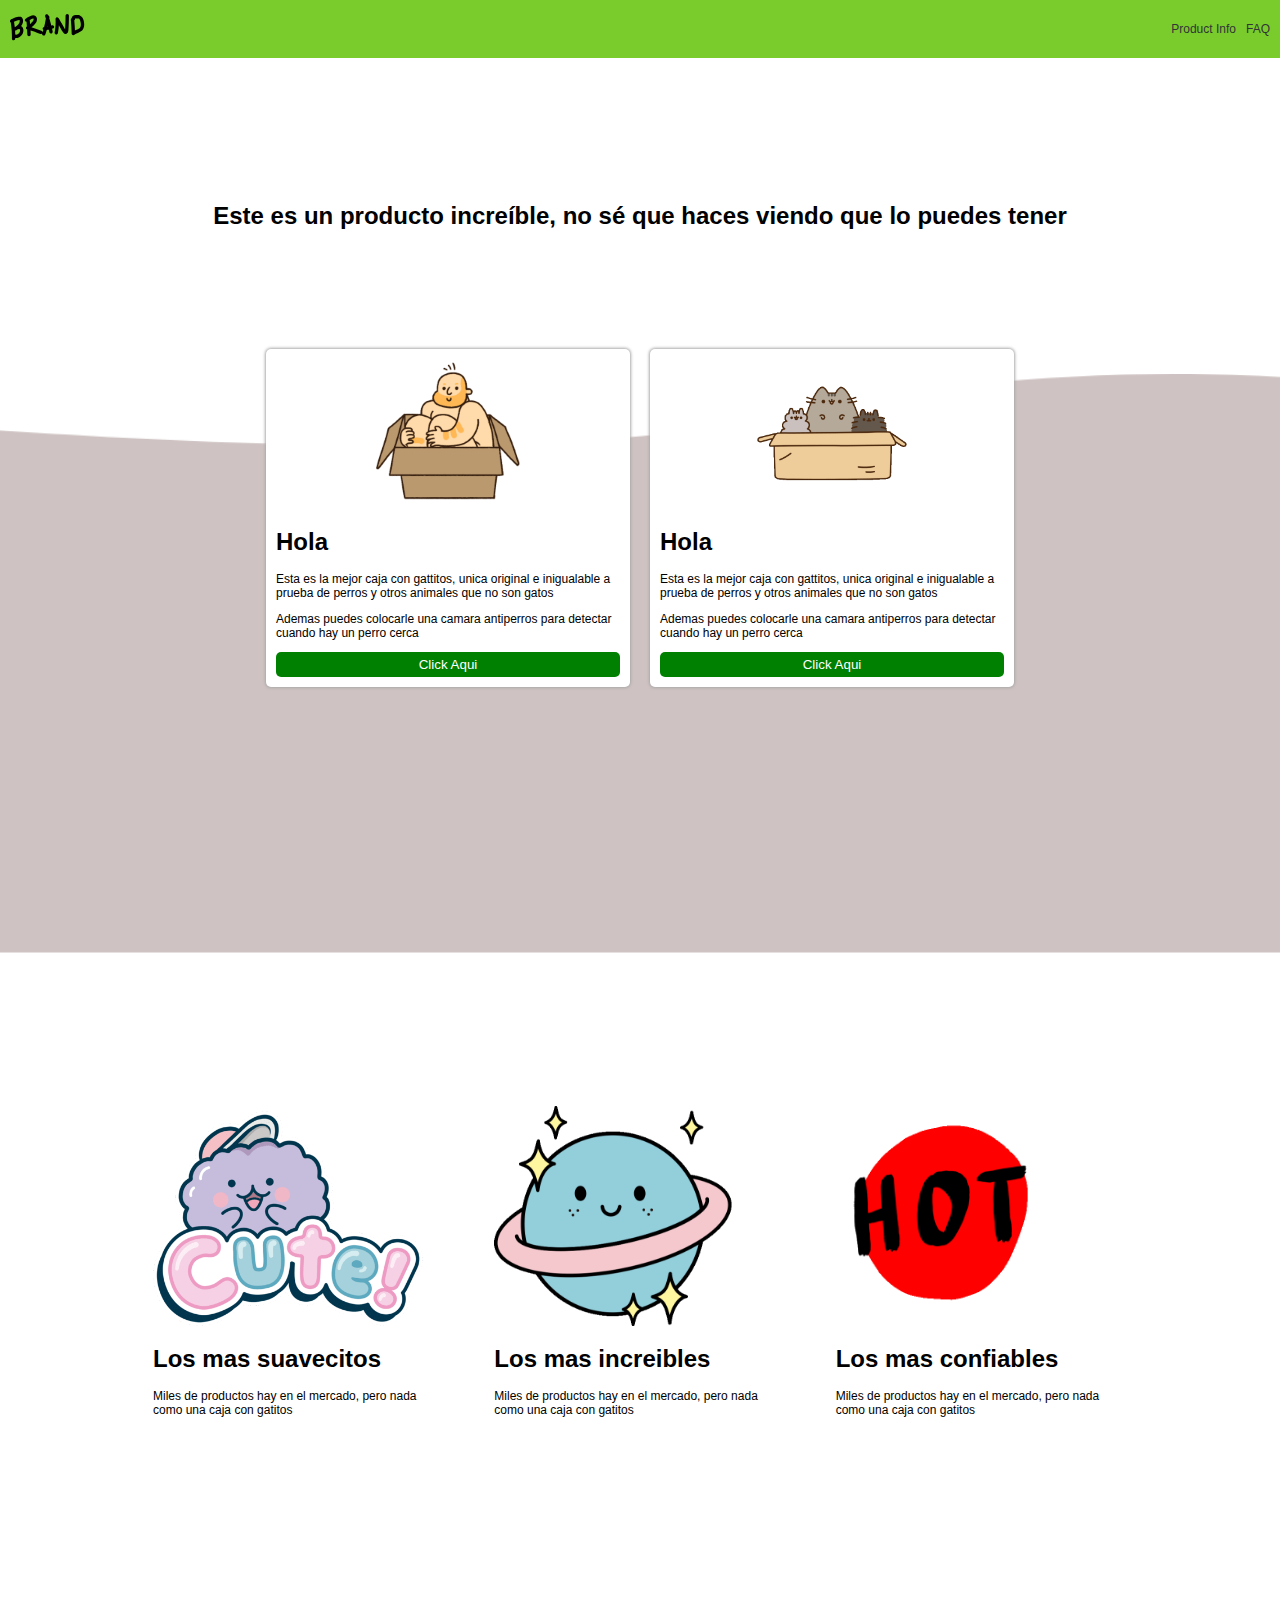
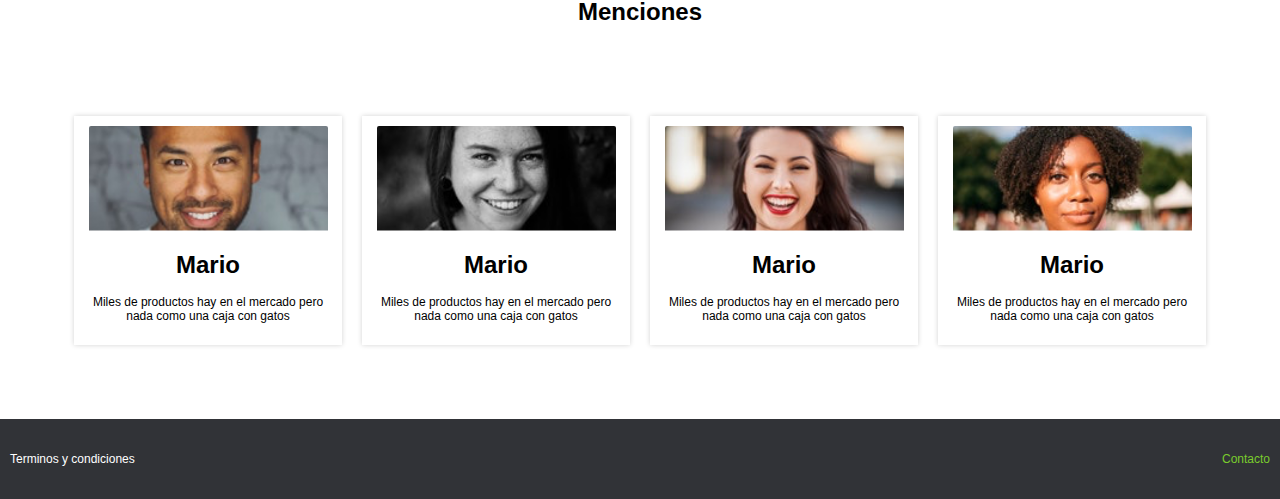
<file: index.html>
<!DOCTYPE html>
<html lang="es">
<head>
  <meta charset="UTF-8">
  <meta name="viewport" content="width=device-width, initial-scale=1.0">
  <meta http-equiv="X-UA-Compatible" content="ie=edge">
  <link rel="stylesheet" href="css/estilos.css">
  <link rel="stylesheet" href="css/estilos_mobile.css">
  <link rel="stylesheet" href="css/animation.css">

  <title>Brand</title>
</head>
<body>
  <!-- Aqui empieza el navbar -->
 <nav class="fadeInDown">
   <a href="index.html"><div class="brand_image"><img src="images/logo.png"></img></div></a>
   <div class="nav_options">
     <ul>
       <li><a href="#">Product Info</a></li>
       <li><a href="faqs.html">FAQ</a></li>
     </ul>
   </div>
 </nav>
  <!-- Aqui acaba el navbar -->
  <main>
    <div class="main_section fadeIn">
    <h1>Este es un producto increíble, no sé que haces viendo que lo puedes tener</h1>
  </div>
  <div class="products">
    <div class="product fadeInUp">
        <div class="content">
          <div class="product_image"><img src="images/box1.png"></img></div>
          <h1>Hola</h1>
          <p>Esta es la mejor caja con gattitos, unica original e inigualable
          a prueba de perros y otros animales que no son gatos</p>
          <p>Ademas puedes colocarle una camara antiperros para detectar
          cuando hay un perro cerca</p>
          <a href="formulario_grillas.html">
          <button class="main_button">Click Aqui</button>
          </a>
         </div>
    </div>
    <div class="product fadeInUp">
        <div class="content">
          <div class="product_image"><img src="images/box2.png"></img></div>
          <h1>Hola</h1>
          <p>Esta es la mejor caja con gattitos, unica original e inigualable
          a prueba de perros y otros animales que no son gatos</p>
          <p>Ademas puedes colocarle una camara antiperros para detectar
          cuando hay un perro cerca</p>
          <a href="formulario_grillas.html">
          <button class="main_button">Click Aqui</button>
          </a>
        </div>
    </div>

  </div>
  <div class="recomended_product">
    <div class="recomended_product_content">
      <div class="recomended_product_images">
        <img src="images\b1.png"></img>
      </div>
      <h1>Los mas suavecitos</h1>
      <p>Miles de productos hay en el mercado, pero nada como una
      caja con gatitos</p>
    </div>
    <div class="recomended_product_content">
      <div class="recomended_product_images">
        <img src="images\b2.png"></img>
      </div>
      <h1>Los mas increibles</h1>
      <p>Miles de productos hay en el mercado, pero nada como una
      caja con gatitos</p>
    </div>
    <div class="recomended_product_content">
      <div class="recomended_product_images">
        <img src="images\b3.png"></img>
      </div>
      <h1>Los mas confiables</h1>
      <p>Miles de productos hay en el mercado, pero nada como una
      caja con gatitos</p>
    </div>
  </div>
  </main>
  <main class="user_mentions">
    <h1>Menciones</h1>
    <div class="mentions">
      <div class="mention">
        <div class="mentions_content">
          <img src="images\p1.png"></img>
          <h1>Mario</h1>
          <p>Miles de productos hay en el mercado pero nada como una
        caja con gatos</p>
        </div>
      </div>
      <div class="mention">
        <div class="mentions_content">
          <img src="images\p2.png"></img>
          <h1>Mario</h1>
          <p>Miles de productos hay en el mercado pero nada como una
        caja con gatos</p>
        </div>
      </div>
      <div class="mention">
        <div class="mentions_content">
          <img src="images\p3.png"></img>
          <h1>Mario</h1>
          <p>Miles de productos hay en el mercado pero nada como una
        caja con gatos</p>
        </div>
      </div>
      <div class="mention">
        <div class="mentions_content">
          <img src="images\p4.png"></img>
          <h1>Mario</h1>
          <p>Miles de productos hay en el mercado pero nada como una
        caja con gatos</p>
        </div>
      </div>
    </div>
  </main>
  <footer>
    <div class="footer_content">
      <div class="terms">Terminos y condiciones</div>
      <div class="contact"><a href=mailto:"contacto@gmail.com">Contacto</a></div>
    </div>
  </footer>
<scrip src="scripts/scrip.js"></scrip>
</body>
</html>
</file>
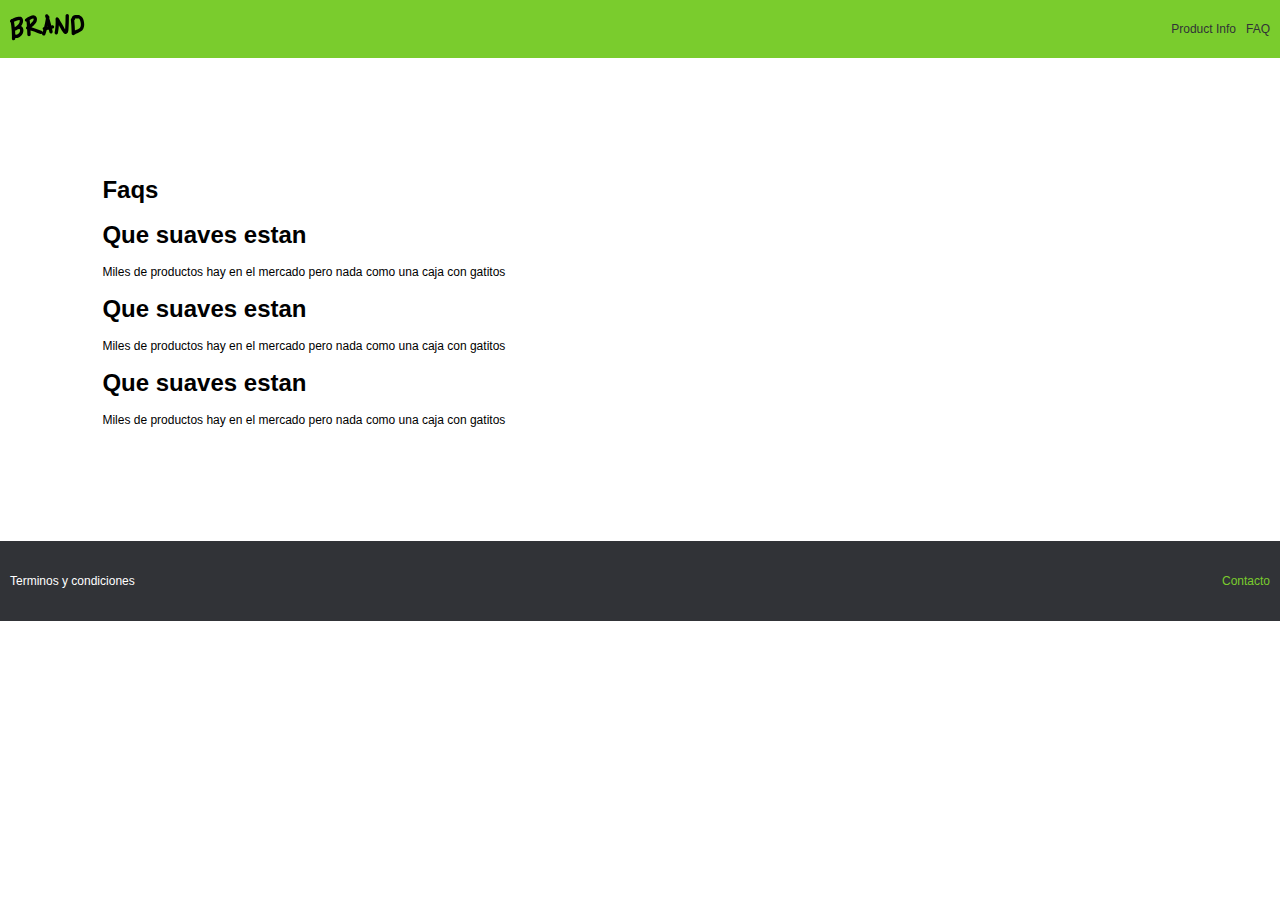
<file: faqs.html>
<!DOCTYPE html>
<html lang="es">
<head>
  <meta charset="UTF-8">
  <meta name="viewport" content="width=device-width, initial-scale=1.0">
  <meta http-equiv="X-UA-Compatible" content="ie=edge">
  <link rel="stylesheet" href="css/faqs.css">
  <link rel="stylesheet" href="css/animation.css">

  <title>Products</title>
</head>
<body>
  <!-- Aqui empieza el navbar -->
 <nav class="fadeInDown">
   <a href="index.html"><div class="brand_image"><img src="images/logo.png"></img></div></a>
   <div class="nav_options">
     <ul>
       <li><a href="#">Product Info</a></li>
       <li><a href="faqs.html">FAQ</a></li>
     </ul>
   </div>
 </nav>
  <!-- Aqui acaba el navbar -->
  <div class="faqs">
    <h1>Faqs</h1>
    <h1>Que suaves estan</h1>
    <p>Miles de productos hay en el mercado pero nada como una caja con gatitos</p>
    <h1>Que suaves estan</h1>
    <p>Miles de productos hay en el mercado pero nada como una caja con gatitos</p>
    <h1>Que suaves estan</h1>
    <p>Miles de productos hay en el mercado pero nada como una caja con gatitos</p>
  </div>

  <footer>
    <div class="footer_content">
      <div class="terms">Terminos y condiciones</div>
      <div class="contact"><a href=mailto:"contacto@gmail.com">Contacto</a></div>
    </div>
  </footer>
<scrip src="scripts/scrip.js"></scrip>
</body>
</html>
</file>
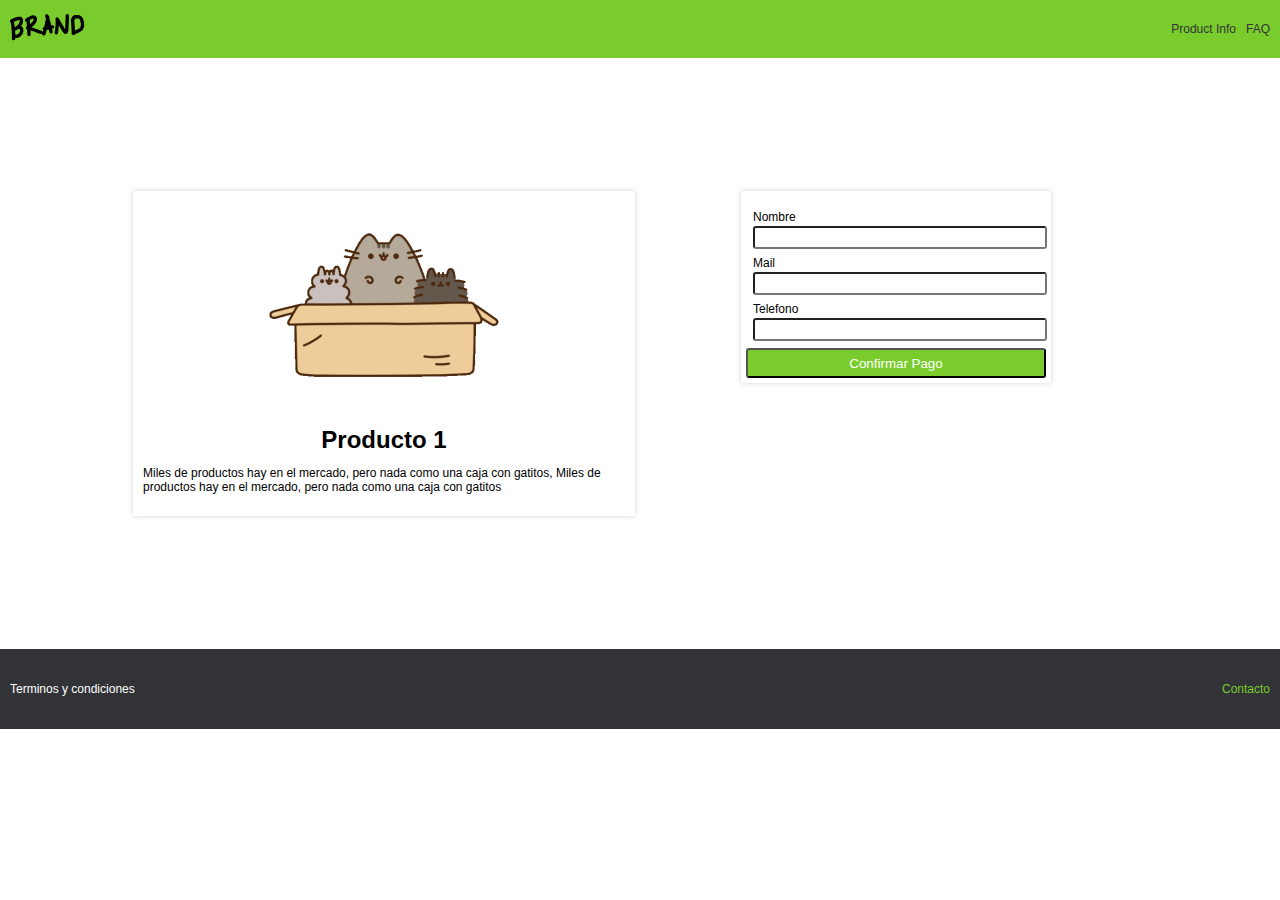
<file: formulario_grillas.html>
<!DOCTYPE html>
<html lang="es">
<head>
  <meta charset="UTF-8">
  <meta name="viewport" content="width=device-width, initial-scale=1.0">
  <meta http-equiv="X-UA-Compatible" content="ie=edge">
  <link rel="stylesheet" href="css/formulario_grillas.css">
  <link rel="stylesheet" href="css/animation.css">

  <title>Products</title>
</head>
<body>
  <!-- Aqui empieza el navbar -->
 <nav class="fadeInDown">
   <a href="index.html"><div class="brand_image"><img src="images/logo.png"></img></div></a>
   <div class="nav_options">
     <ul>
       <li><a href="#">Product Info</a></li>
       <li><a href="faqs.html">FAQ</a></li>
     </ul>
   </div>
 </nav>
  <!-- Aqui acaba el navbar -->
  <main class="main_products">
    <div class="rows">
      <div class="col-6">
        <div class="product">
          <div class="product_img"><img src="images/ben1.png"></div>
          <h1>Producto 1</h1>
          <div class="product_description"><p>Miles de productos hay en el mercado, pero nada como una caja con gatitos,
          Miles de productos hay en el mercado, pero nada como una caja con gatitos</p>
          </div>
        </div>
      </div>
      <div class="col-6">
        <div class="product_form">
          <br>
          <form action="https://www.paypal.com/cgi-bin/webscr?cmd=_s-xclick&hosted_button_id=T3AQS2QGX6U68" method="post">
          <label for="name" class="product_form_item">Nombre</label>
          <div class="product_form_item">
            <input type="text" name="name" placeholder="" class="product_form_field"></input>
          </div>
          <label for="mail" class="product_form_item">Mail</label>
          <div class="product_form_item">
            <input name="mail" type="text" placeholder="" class="product_form_field"></input>
          </div>
          <label for="phone" class="product_form_item" placeholder="">Telefono</label>
          <div class="product_form_item">
            <input name="phone" type="text" class="product_form_field"></input>
          </div>
          <input type="submit" class="form_button" value="Confirmar Pago"></input>
        </form>
        </div>
      </div>
    </div>
  </main>
  <footer>
    <div class="footer_content">
      <div class="terms">Terminos y condiciones</div>
      <div class="contact"><a href=mailto:"contacto@gmail.com">Contacto</a></div>
    </div>
  </footer>
<scrip src="scripts/scrip.js"></scrip>
</body>
</html>
</file>
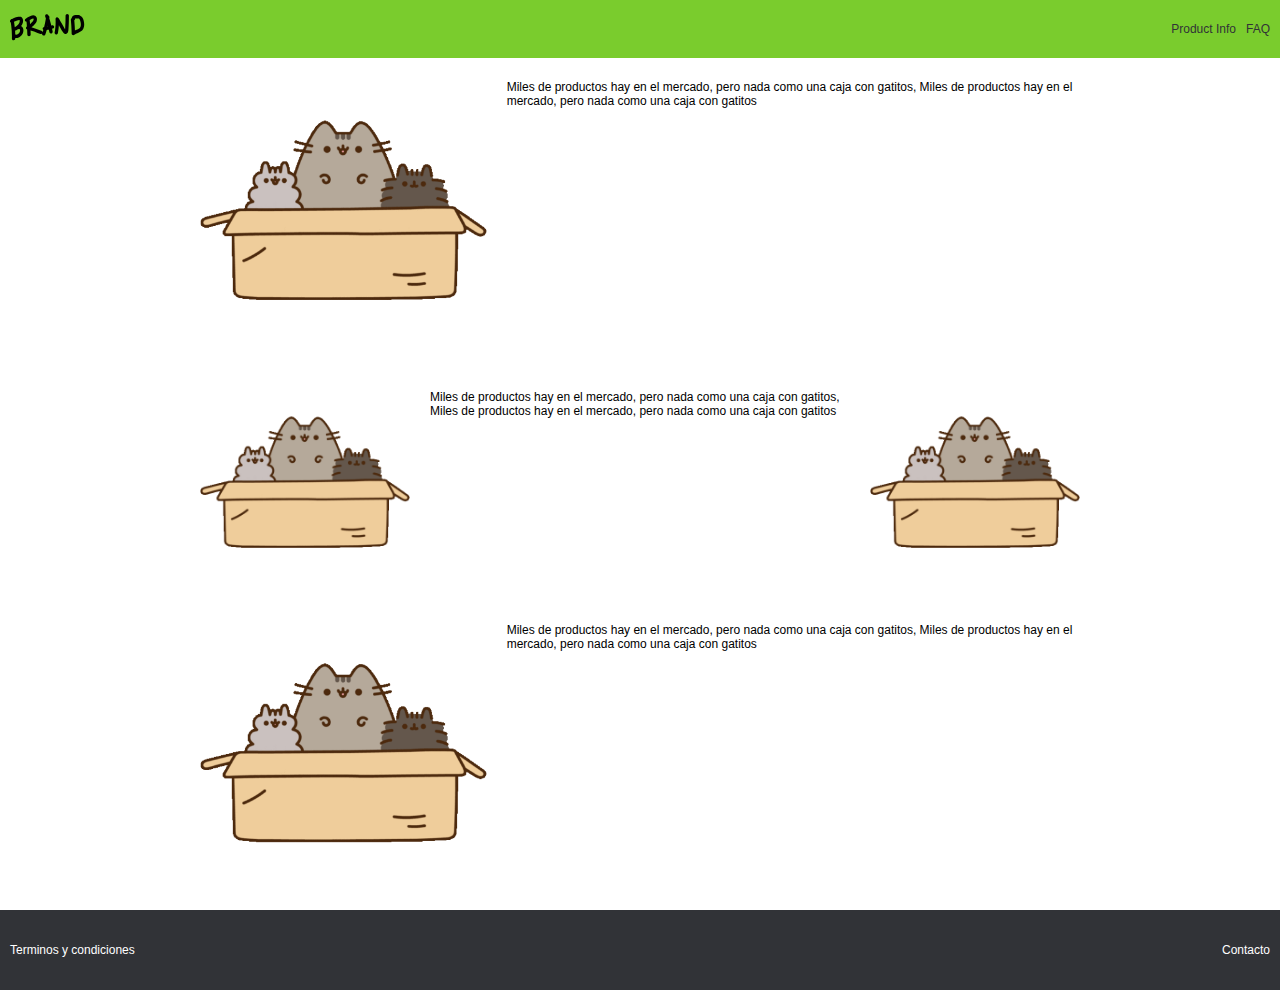
<file: productos_congrillas.html>
<!DOCTYPE html>
<html lang="es">
<head>
  <meta charset="UTF-8">
  <meta name="viewport" content="width=device-width, initial-scale=1.0">
  <meta http-equiv="X-UA-Compatible" content="ie=edge">
  <link rel="stylesheet" href="css/products_congrillas.css">
  <link rel="stylesheet" href="css/animation.css">

  <title>Products</title>
</head>
<body>
  <!-- Aqui empieza el navbar -->
 <nav class="fadeInDown">
   <div class="brand_image"><img src="images/logo.png"></img></div>
   <div class="nav_options">
     <ul>
       <li><a href="#">Product Info</a></li>
       <li><a href="#">FAQ</a></li>
     </ul>
   </div>
 </nav>
  <!-- Aqui acaba el navbar -->
  <div class="container">
    <div class="rows">
      <div class="col-4">
        <div class="product_img"><img src="images/ben1.png"></div>
      </div>
      <div class="col-8">
        <div class="product_description"><p>Miles de productos hay en el mercado, pero nada como una caja con gatitos,
          Miles de productos hay en el mercado, pero nada como una caja con gatitos</p></div>
      </div>
    </div>
    <div class="rows">
      <div class="col-4 no-desk">
        <div class="product_img"><img src="images/ben1.png"></div>
      </div>
      <div class="col-8">
        <div class="product_description"><p>Miles de productos hay en el mercado, pero nada como una caja con gatitos,
          Miles de productos hay en el mercado, pero nada como una caja con gatitos</p></div>
      </div>
      <div class="col-4 no-mobile">
        <div class="product_img"><img src="images/ben1.png"></div>
      </div>
    </div>
    <div class="rows">
      <div class="col-4">
        <div class="product_img"><img src="images/ben1.png"></div>
      </div>
      <div class="col-8">
        <div class="product_description"><p>Miles de productos hay en el mercado, pero nada como una caja con gatitos,
          Miles de productos hay en el mercado, pero nada como una caja con gatitos</p></div>
      </div>
    </div>

  </div>
  <footer>
    <div class="footer_content">
      <div class="terms">Terminos y condiciones</div>
      <div class="contact">Contacto</div>
    </div>
  </footer>
<scrip src="scripts/scrip.js"></scrip>
</body>
</html>
</file>
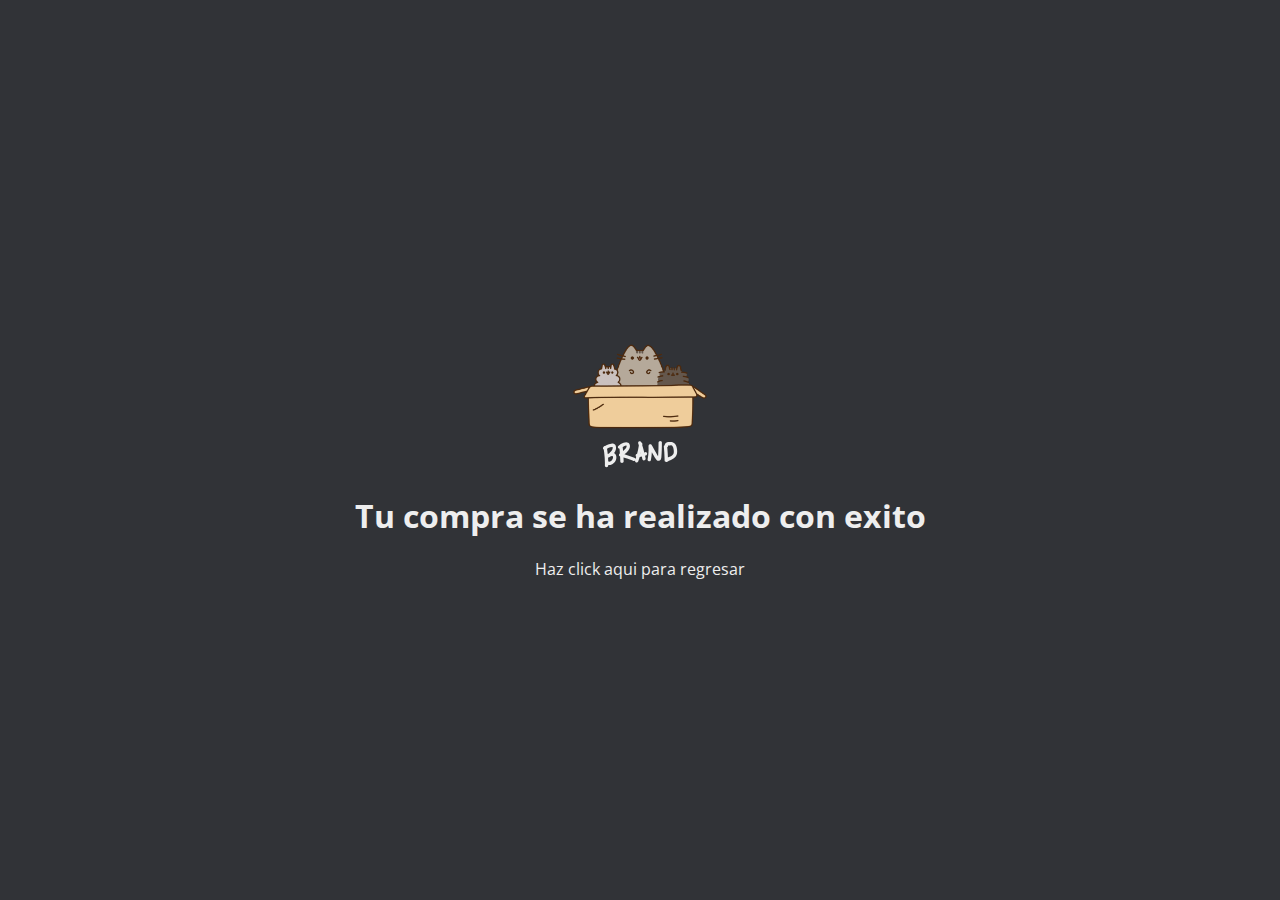
<file: purshased.html>
<!DOCTYPE html>
<html lang="en" dir="ltr">
  <head>
    <meta charset="utf-8">
    <title>Tu compra esta lista</title>
    <link rel="stylesheet" href="css/purshased.css">

  </head>
  <body>
      <div class="purshased">
      <div><img src="images\box_brand.png" alt=""></div>
      <div><h1>Tu compra se ha realizado con exito</h1></div>
      <div class="button">Haz click aqui para regresar</div>
      </div>

  </body>
</html>
</file>
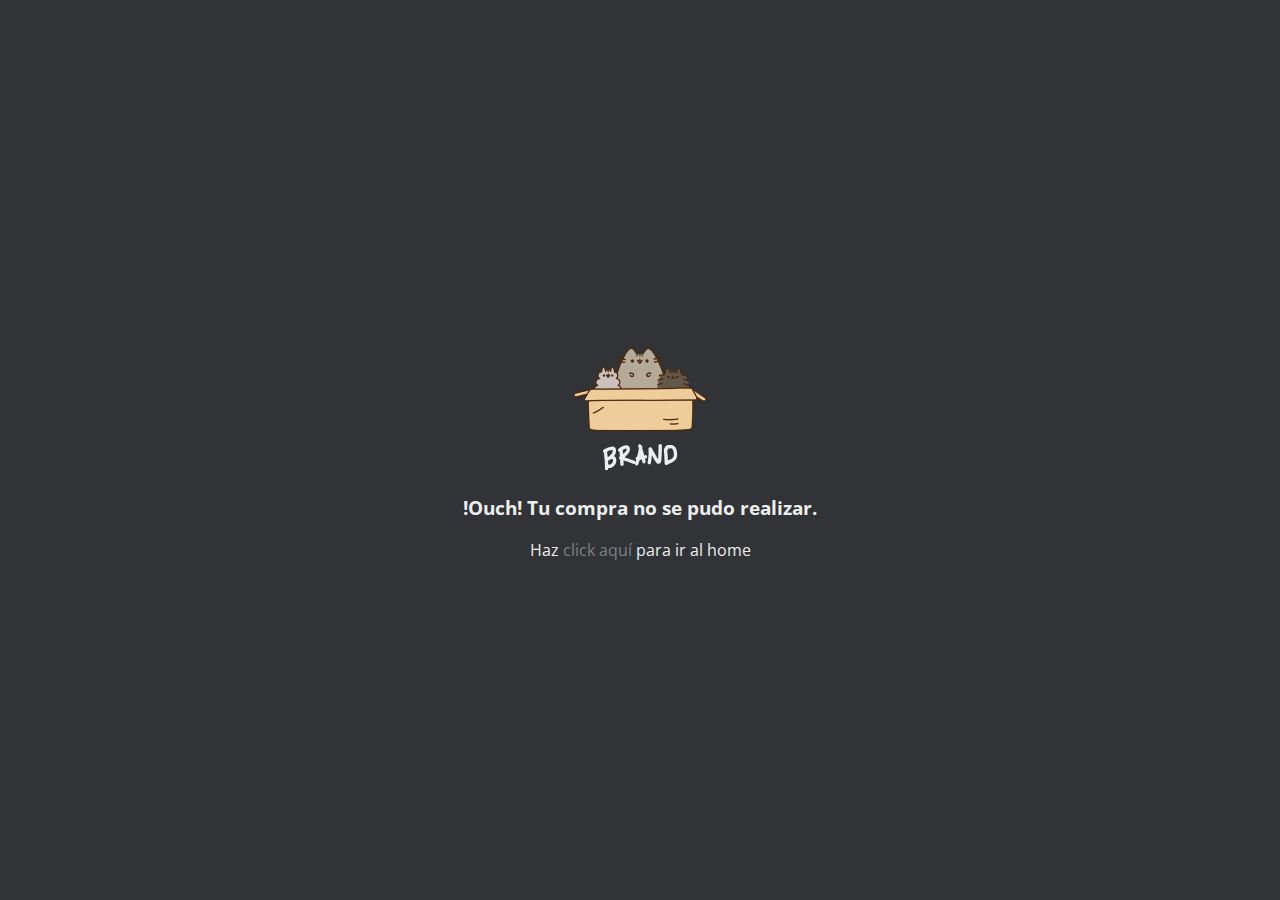
<file: purshased_fail.html>
<!DOCTYPE html>
<html lang="en" dir="ltr">
  <head>
    <meta charset="utf-8">
    <title>Tu compra no se realizo</title>
    <link rel="stylesheet" href="css/purshased_fail.css">

  </head>
  <body>
      <div class="purshased">
        <img src="images/box_brand.png" alt="">
        <h3>!Ouch! Tu compra no se pudo realizar.</h3>
        <p>Haz <a href="index.html">click aquí</a> para ir al home</p>
      </div>
      </div>

  </body>
</html>
</file>
<file: css/estilos.css>
/* Aqui van las variables */
:root{
  --green-color: #7ACC2D;
}
/* Aqui terminan las variables */
/* aqui importamos una fuente de google */
@import url('https://fonts.googleapis.com/css?family=Open+Sans&display=swap');
html,body{
  padding:0px;
  margin:0px;
  font-size: 12px;
  font-family: 'Open Sans', sans-serif, bold;}

nav{
  display: flex;
  background-color:  var(--green-color);
  padding: 10px;
  color: #313337;
  align-items: center;

  justify-content: space-between;
}

nav ul{
  display: flex;
  list-style: none;

}
nav li{
  padding-left: 10px;
}
nav li a{
  color: #313337;
  text-decoration: none;
}

nav li a:hover{
  color: white;
}
/* main section */
.main_section{
  padding: 10%;
  text-align: center;
}
.products{
  background-image: url("../images/Trazado 1.png");
  background-position: center;
  background-size: cover;
  max-height: 400px;
  padding: 20%;
  display: flex;
}
.product{
  padding: 10px;


}
.product .content{
  padding: 10px;
  background-color: white;
  margin-top: -80%;
  box-shadow: 0 0 3px 1px #a9a9a9;
  border-radius: 5px;

}
.product_image{
text-align: center;
}
.main_button{
  background-color: green;
  color: white;
  width: 100%;
  padding: 5px;
  border-radius: 5px;
  border: none;
  cursor: pointer;

}
.main_button:hover{
  background-color: #017101;
}


.recomended_product{
  display: flex;
  padding: 10%;

}
.recomended_product_content{
  background-color: white;
  padding: 25px;

}
.recomended_product_images{
  size: 5px;
}
/* Here starts Mentions Section */
.user_mentions{
  text-align: center;
  padding: 5%%;
}
.mentions{
  display: flex;
  padding: 5%;
}

.mention{
  padding: 10px;
}
.mentions_content{
  padding: 10px;
  box-shadow: 0 0 5px lightgrey;
}

.footer_content{
  height: 60px;
  background: #313337 0% 0% no-repeat padding-box;
  display: flex;
  justify-content: space-between;
  color: white;
  align-items: center;
  padding: 10px;

}
.contact a{
  color: var(--green-color);
  text-decoration: none;
}
</file>
<file: css/estilos_mobile.css>
@media (max-width: 600px) {
  .products{
    background-position: center;
    background-size: cover;
    height: auto;
    padding: 5%;
    display: inherit;
  }
  .product .content{
    padding: 10px;
    background-color: white;
    margin-top: auto;
    margin-bottom: -20px;
    box-shadow: 0 0 3px 1px #a9a9a9;
    border-radius: 5px;
  }
  .recomended_product{
    margin-top: 200px;
    display: inherit;
    padding: 5%;
    text-align: center;
    justify-content: center;

  }
  .recomended_product_images{
    size: 5px;
    text-align: center;
  }
  .mentions{
    display: inherit;
    padding: 5%;
  }
}
</file>
<file: css/animation.css>
.fadeIn{
    animation-duration: 4s;
    animation-fill-mode: both;
    animation-name: fadeIn;
    -webkit-animation-duration: 4s;
    -webkit-animation-fill-mode: both;
    -webkit-animation-name: fadeIn;
}

@keyframes fadeIn {
    from{
        opacity: 0;
    }
    to{
        opacity: 1;
    }
}
.fadeInDown{
    animation-duration: 1s;
    animation-fill-mode: both;
    animation-name: fadeInDown;
    -webkit-animation-duration: 1s;
    -webkit-animation-fill-mode: both;
    -webkit-animation-name: fadeInDown;
}

@keyframes fadeInDown {
    from{
        opacity: 0;
        -webkit-transform: translate3d(0,-100%,0);
        transform: translate3d(0,-100%,0);
    }
    to{
        opacity: 1;
        -webkit-transform: translate3d(0,0%,0);
        transform: translate3d(0,0%,0);
    }
}
.fadeInUp{
    animation-duration: 1s;
    animation-fill-mode: both;
    animation-name: fadeInUp;
    -webkit-animation-duration: 1s;
    -webkit-animation-fill-mode: both;
    -webkit-animation-name: fadeInUp;
}

@keyframes fadeInUp {
    from{
        opacity: 0;
        -webkit-transform: translate3d(0,100%,0);
        transform: translate3d(0,100%,0);
    }
    to{
        opacity: 1;
        -webkit-transform: translate3d(0,0%,0);
        transform: translate3d(0,0%,0);
    }
}
</file>
<file: css/faqs.css>
:root{
  --green-color: #7ACC2D;
}
/* Aqui terminan las variables */
/* aqui importamos una fuente de google */
@import url('https://fonts.googleapis.com/css?family=Open+Sans&display=swap');
html,body{
  padding:0px;
  margin:0px;
  font-size: 12px;
  font-family: 'Open Sans', sans-serif, bold;}

label{
  font-size: 12px;
}
nav{
  display: flex;
  background-color:  var(--green-color);
  padding: 10px;
  color: #313337;
  align-items: center;

  justify-content: space-between;
}

nav ul{
  display: flex;
  list-style: none;

}
nav li{
  padding-left: 10px;
}
nav li a{
  color: #313337;
  text-decoration: none;
}

nav li a:hover{
  color: white;
}
/* main section */
.faqs{
  padding: 8%;
}

/* footer section */
.footer_content{
  height: 60px;
  background: #313337 0% 0% no-repeat padding-box;
  display: flex;
  justify-content: space-between;
  color: white;
  align-items: center;
  padding: 10px;

}
.contact a{
  color: var(--green-color);
  text-decoration: none;
}
</file>
<file: css/formulario_grillas.css>
/* Aqui van las variables */
:root{
  --green-color: #7ACC2D;
}
/* Aqui terminan las variables */
/* aqui importamos una fuente de google */
@import url('https://fonts.googleapis.com/css?family=Open+Sans&display=swap');
html,body{
  padding:0px;
  margin:0px;
  font-size: 12px;
  font-family: 'Open Sans', sans-serif, bold;}

label{
  font-size: 12px;
}
nav{
  display: flex;
  background-color:  var(--green-color);
  padding: 10px;
  color: #313337;
  align-items: center;

  justify-content: space-between;
}

nav ul{
  display: flex;
  list-style: none;

}
nav li{
  padding-left: 10px;
}
nav li a{
  color: #313337;
  text-decoration: none;
}

nav li a:hover{
  color: white;
}
/* main section */

.rows{
  padding: 10%;
  display: flex;
  justify-content: center;
}
.col-1{
  width: 8.3333333333%;
}
.col-2{
  width: 16.6666666666%;
}
.col-3{
  width: 24.9999999999%;
}
.col-4{
  width: 33.3333333332%;
}
.col-5{
  width: 41.6666666665%;
}
.col-6{
  width: 49.9999999998%;
}
.col-7{
  width: 58.3333333331%;
}
.col-8{
  width: 66.6666666664%;
}
.col-9{
  width: 74.9999999997%;
}
.col-10{
  width: 83.333333333%;
}
.col-11{
  width: 91.6666666663%;
}
.col-12{
  width: 100%;
}

.col-1,.col-2,.col-3,.col-4,.col-5,.col-6,.col-7,.col-8,.col-9,.col-10,.col-11,.col-12{
  padding: 5px;
}
.col-1 img,.col-2 img,.col-3 img,.col-4 img,.col-5 img,.col-6 img,.col-7 img,.col-8 img,.col-9 img,.col-10 img,.col-11 img,.col-12 img{
  max-width: 230px;
}
.product_img{
  text-align: center;
}
.product_description{
  padding: 10px;
  padding-top: 0px;
}
.product_form{
  max-width: 300px;
  align-items: center;
  box-shadow: 0 0 5px lightgray;
  padding: 5px;
  margin: auto;
  height: auto;
}
.product{
  box-shadow: 0 0 5px lightgray;
}
.product h1{
  text-align: center;
  margin: 2px
}
.form_button{
  background-color: #7ACC2D;
  color: white;
  height: 30px;
  width: 100%;
  border-radius: 3px;
  text-align: center;
}
.product_form_item {
margin: 0px 5px 5px;
padding: 2px;

}
.product_form_field{
padding: 2px;
border-radius: 3px;
width: 100%;
}
.product_form_field input{
height: 25px

}
.form_button:hover{
  background-color: #6db529;
  cursor: pointer;
}
.form{
  align-self: center;
}
/* .products_item{
  display: flex;
  justify-content: space-between;
  padding: 5%;
  align-items: center;

} */
@media (max-width:600px) {
  .container{
    padding: 30px;
  }
  .rows{
    padding: 3%;
    display: inline;
    justify-content: center;
  }
  .col-1,.col-2,.col-3,.col-4,.col-5,.col-6,.col-7,.col-8,.col-9,.col-10,.col-11,.col-12{
    margin: auto;
    width: 100%;
  }
}

/* footer section */
.footer_content{
  height: 60px;
  background: #313337 0% 0% no-repeat padding-box;
  display: flex;
  justify-content: space-between;
  color: white;
  align-items: center;
  padding: 10px;

}
.contact a{
  color: var(--green-color);
  text-decoration: none;
}
</file>
<file: css/products_congrillas.css>
/* Aqui van las variables */
:root{
  --green-color: #7ACC2D;
}
/* Aqui terminan las variables */
/* aqui importamos una fuente de google */
@import url('https://fonts.googleapis.com/css?family=Open+Sans&display=swap');html,body{
  padding:0px;
  margin:0px;
  font-size: 12px;
  font-family: 'Open Sans', sans-serif, bold;}

nav{
  display: flex;
  background-color:  var(--green-color);
  padding: 10px;
  color: #313337;
  align-items: center;

  justify-content: space-between;
}

nav ul{
  display: flex;
  list-style: none;

}
nav li{
  padding-left: 10px;
}
nav li a{
  color: #313337;
  text-decoration: none;
}

nav li a:hover{
  color: white;
}
/* main section */
.container{
  max-width: 900px;
  margin: auto;

}
.rows{
  display: flex;
}

.col-1{
  width: 8.3333333333%;
}
.col-2{
  width: 16.6666666666%;
}
.col-3{
  width: 24.9999999999%;
}
.col-4{
  width: 33.3333333332%;
}
.col-5{
  width: 41.6666666665%;
}
.col-6{
  width: 49.9999999998%;
}
.col-7{
  width: 58.3333333331%;
}
.col-8{
  width: 66.6666666664%;
}
.col-9{
  width: 74.9999999997%;
}
.col-10{
  width: 83.333333333%;
}
.col-11{
  width: 91.6666666663%;
}
.col-12{
  width: 100%;
}

.col-1,.col-2,.col-3,.col-4,.col-5,.col-6,.col-7,.col-8,.col-9,.col-10,.col-11,.col-12{
  padding: 10px;
}
.col-1 img,.col-2 img,.col-3 img,.col-4 img,.col-5 img,.col-6 img,.col-7 img,.col-8 img,.col-9 img,.col-10 img,.col-11 img,.col-12 img{
  width: 100%;
}
.product_img {
text-align: center;
}
.product_description{
  align-items: center;

}

/* footer section */
.footer_content{
  height: 60px;
  background: #313337 0% 0% no-repeat padding-box;
  display: flex;
  justify-content: space-between;
  color: white;
  align-items: center;
  padding: 10px;

}
@media (max-width:600px) {
  .rows{
    display: inline;
    padding: 10px;
  }
  .container{
    padding: 30px;
  }
  .col-1,.col-2,.col-3,.col-4,.col-5,.col-6,.col-7,.col-8,.col-9,.col-10,.col-11,.col-12{
    width: 100%;
    padding: 0px;
  }
  .no-mobile{
    display: none
  }
  .no-desk{
    display: initial;
  }
}
</file>
<file: css/purshased.css>
@import url('https://fonts.googleapis.com/css?family=Open+Sans:400,700&display=swap');
body{
  background-color: #313337;
  color: #EEEEEE;
  font-family: 'Open Sans', sans-serif;
  text-align: center;
  display: flex;
  justify-content: center;
  align-items: center;
  height: 100vh;
  margin: 0px;

}
.purshased{
}
.button{
  font-family: 'Open Sans', sans-serif;
}
</file>
<file: css/purshased_fail.css>
@import url('https://fonts.googleapis.com/css?family=Open+Sans:400,700&display=swap');
body{
  background-color: #313337;
  color: #EEEEEE;
  font-family: 'Open Sans', sans-serif;
  text-align: center;
  display: flex;
  justify-content: center;
  align-items: center;
  height: 100vh;
  margin: 0px;

}
.purshased{
}
a {
  font-family: 'Open Sans', sans-serif;
  color: gray;
  text-decoration: none;
}
</file>
